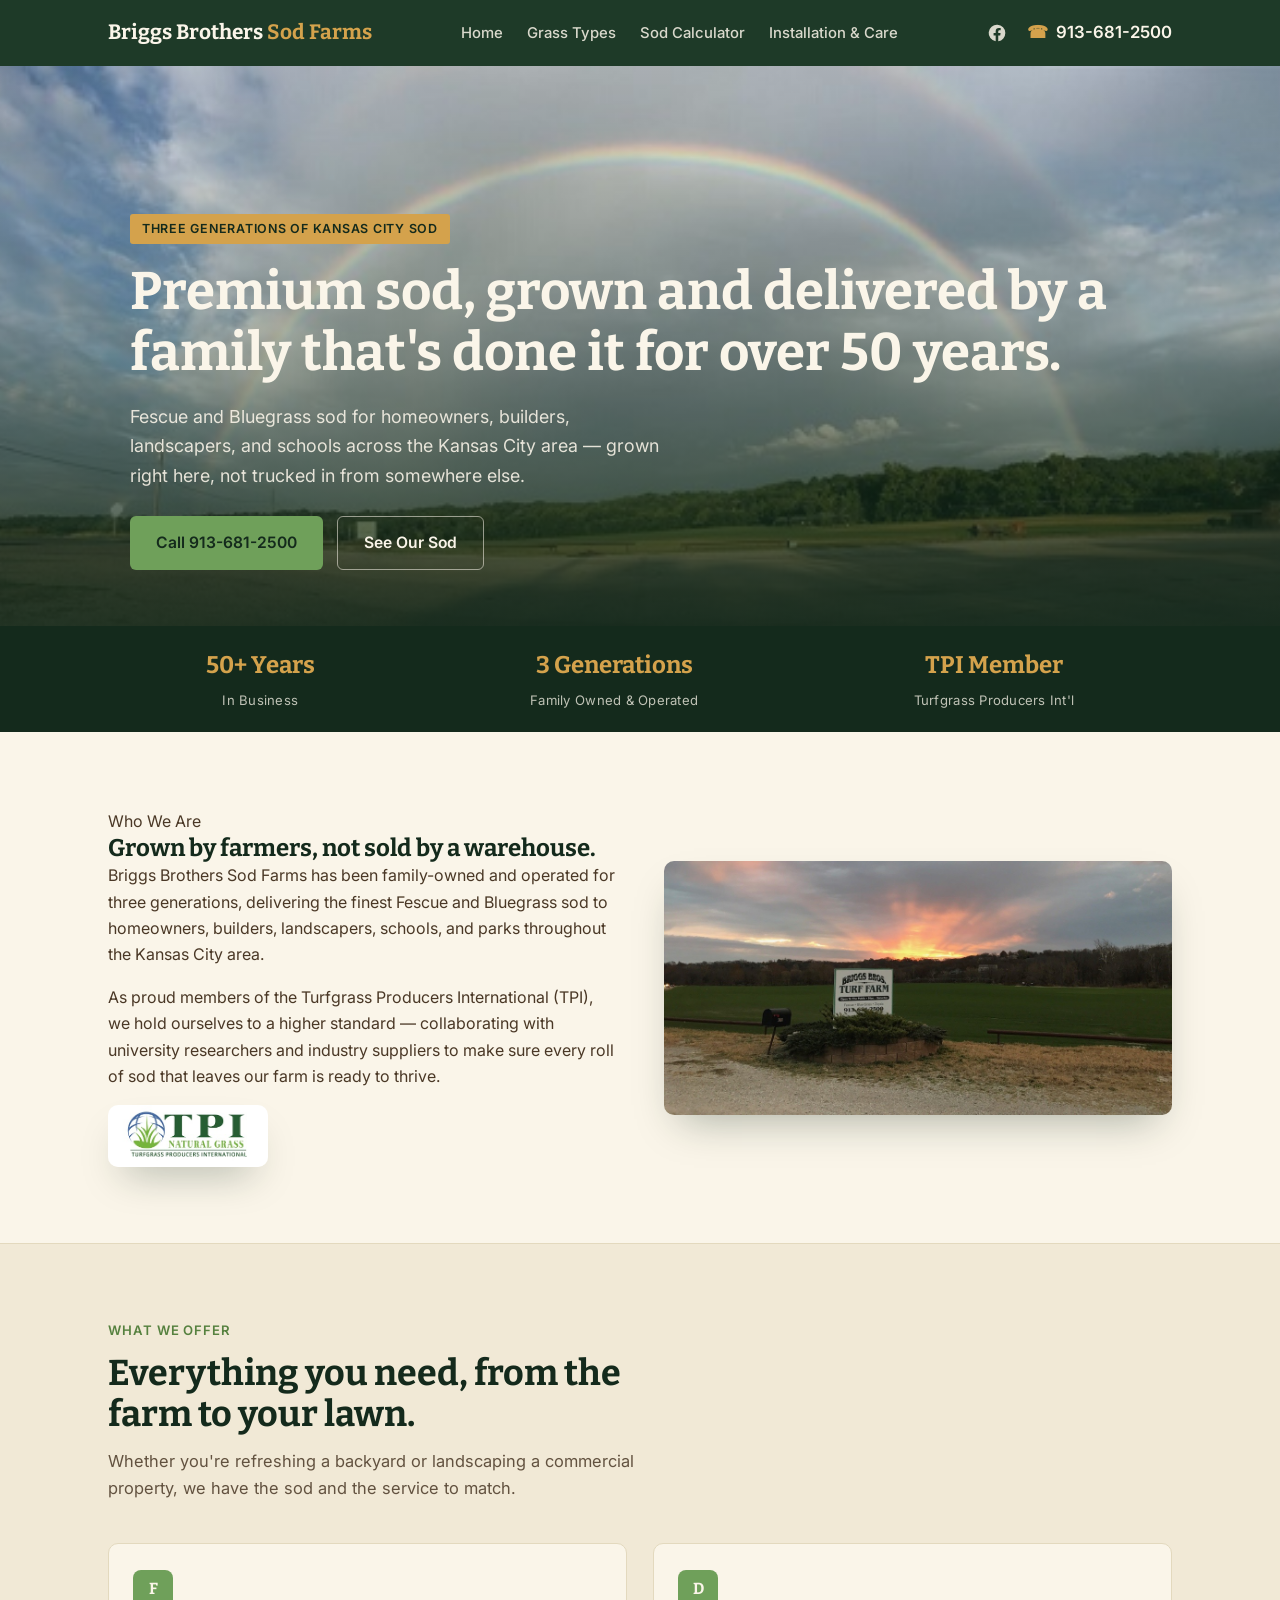
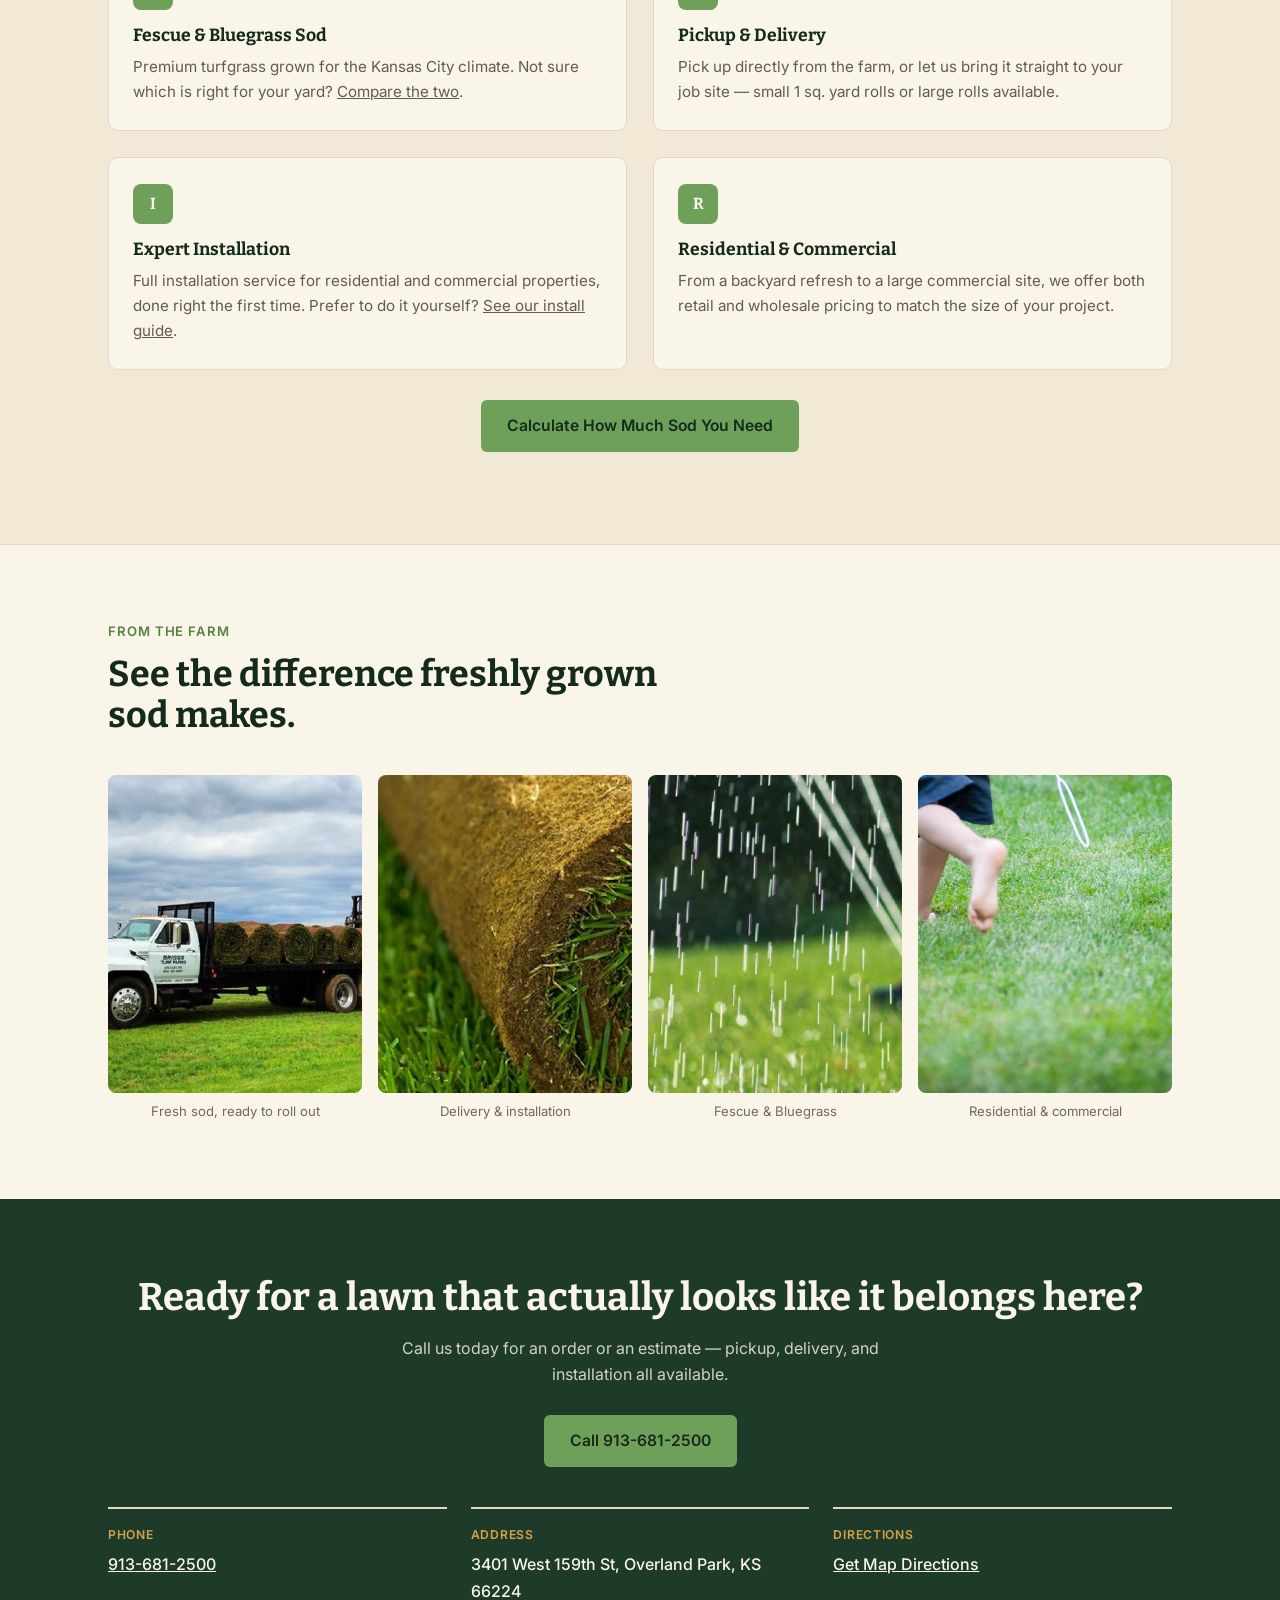
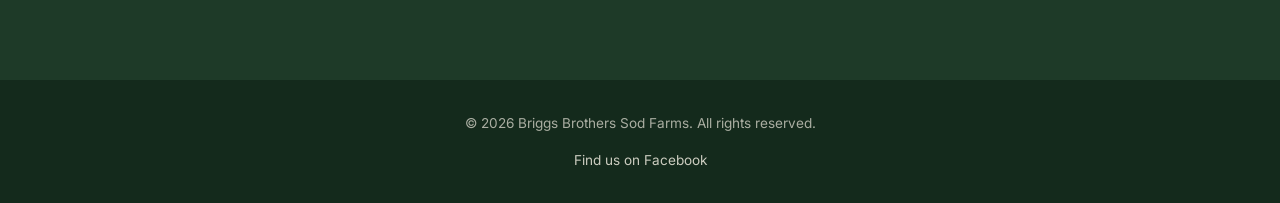
<file: index.html>
<!DOCTYPE html>
<html lang="en">
<head>
<meta charset="UTF-8">
<meta name="viewport" content="width=device-width, initial-scale=1.0">
<title>Briggs Brothers Sod Farms — Premium Fescue &amp; Bluegrass Sod in Kansas City</title>
<meta name="description" content="Family-owned for three generations, Briggs Brothers Sod Farms delivers premium Fescue and Bluegrass sod to the Kansas City area — pickup, delivery, and installation available.">
<link rel="stylesheet" href="style.css">
</head>
<body>

<header class="site-header">
  <div class="container">
    <a class="brand" href="index.html">Briggs Brothers <span>Sod Farms</span></a>
    <nav class="site-nav">
      <a href="index.html">Home</a>
      <a href="grass-types.html">Grass Types</a>
      <a href="calculator.html">Sod Calculator</a>
      <a href="installation-care.html">Installation &amp; Care</a>
    </nav>
    <div class="header-right">
      <a class="icon-link" href="https://www.facebook.com/briggsturffarm/" target="_blank" rel="noopener" aria-label="Briggs Brothers Sod Farms on Facebook">
        <svg width="20" height="20" viewBox="0 0 24 24" fill="currentColor"><path d="M22 12a10 10 0 1 0-11.6 9.9v-7H7.9V12h2.5V9.8c0-2.5 1.5-3.9 3.8-3.9 1.1 0 2.2.2 2.2.2v2.5h-1.3c-1.2 0-1.6.8-1.6 1.6V12h2.8l-.4 2.9h-2.4v7A10 10 0 0 0 22 12Z"/></svg>
      </a>
      <a class="header-phone" href="tel:9136812500">913-681-2500</a>
    </div>
  </div>
</header>

<section class="hero" style="background-image: url('images/briggs-brothers-sod-farm-rainbow-2020.jpg');">
  <div class="container hero-content">
    <span class="eyebrow">Three Generations of Kansas City Sod</span>
    <h1>Premium sod, grown and delivered by a family that's done it for over 50 years.</h1>
    <p class="lead">Fescue and Bluegrass sod for homeowners, builders, landscapers, and schools across the Kansas City area — grown right here, not trucked in from somewhere else.</p>
    <div class="btn-group">
      <a class="btn" href="tel:9136812500">Call 913-681-2500</a>
      <a class="btn btn--ghost" href="#products">See Our Sod</a>
    </div>
  </div>
</section>

<div class="trust-strip">
  <div class="container">
    <div class="trust-item"><strong>50+ Years</strong><span>In Business</span></div>
    <div class="trust-item"><strong>3 Generations</strong><span>Family Owned &amp; Operated</span></div>
    <div class="trust-item"><strong>TPI Member</strong><span>Turfgrass Producers Int'l</span></div>
  </div>
</div>

<section class="section" id="about">
  <div class="container about-grid">
    <div>
      <span class="eyebrow-text">Who We Are</span>
      <h2>Grown by farmers, not sold by a warehouse.</h2>
      <p>Briggs Brothers Sod Farms has been family-owned and operated for three generations, delivering the finest Fescue and Bluegrass sod to homeowners, builders, landscapers, schools, and parks throughout the Kansas City area.</p>
      <p>As proud members of the Turfgrass Producers International (TPI), we hold ourselves to a higher standard — collaborating with university researchers and industry suppliers to make sure every roll of sod that leaves our farm is ready to thrive.</p>
      <img src="images/TPI-briggsbrothers.jpg" alt="Turfgrass Producers International member badge" style="max-width: 160px; margin-top: 10px;">
    </div>
    <img src="images/sod-farm-morning.jpg" alt="Sunset over the Briggs Brothers Turf Farm sign">
  </div>
</section>

<section class="section section--alt" id="products">
  <div class="container">
    <div class="section-head">
      <span class="eyebrow-text">What We Offer</span>
      <h2>Everything you need, from the farm to your lawn.</h2>
      <p>Whether you're refreshing a backyard or landscaping a commercial property, we have the sod and the service to match.</p>
    </div>
    <div class="products">
      <div class="product-card">
        <div class="icon">F</div>
        <h3>Fescue &amp; Bluegrass Sod</h3>
        <p>Premium turfgrass grown for the Kansas City climate. Not sure which is right for your yard? <a href="grass-types.html">Compare the two</a>.</p>
      </div>
      <div class="product-card">
        <div class="icon">D</div>
        <h3>Pickup &amp; Delivery</h3>
        <p>Pick up directly from the farm, or let us bring it straight to your job site — small 1 sq. yard rolls or large rolls available.</p>
      </div>
      <div class="product-card">
        <div class="icon">I</div>
        <h3>Expert Installation</h3>
        <p>Full installation service for residential and commercial properties, done right the first time. Prefer to do it yourself? <a href="installation-care.html">See our install guide</a>.</p>
      </div>
      <div class="product-card">
        <div class="icon">R</div>
        <h3>Residential &amp; Commercial</h3>
        <p>From a backyard refresh to a large commercial site, we offer both retail and wholesale pricing to match the size of your project.</p>
      </div>
    </div>
    <p style="text-align:center; margin-top: 30px;"><a href="calculator.html" class="btn">Calculate How Much Sod You Need</a></p>
  </div>
</section>

<section class="section" id="gallery">
  <div class="container">
    <div class="section-head">
      <span class="eyebrow-text">From the Farm</span>
      <h2>See the difference freshly grown sod makes.</h2>
    </div>
    <div class="gallery">
      <figure>
        <img src="images/sod-farm-field-delivery.jpg" alt="Truck loaded with rolled sod, ready for delivery">
        <figcaption>Fresh sod, ready to roll out</figcaption>
      </figure>
      <figure>
        <img src="images/sodinstallationbriggsbrothers.jpg" alt="Sod installation in progress">
        <figcaption>Delivery &amp; installation</figcaption>
      </figure>
      <figure>
        <img src="images/wateringnewsodbriggsbrothers.jpg" alt="Watering freshly laid sod">
        <figcaption>Fescue &amp; Bluegrass</figcaption>
      </figure>
      <figure>
        <img src="images/briggsbrotherssodoverlandparkmoksop.jpg" alt="Child playing on a residential lawn with new sod">
        <figcaption>Residential &amp; commercial</figcaption>
      </figure>
    </div>
  </div>
</section>

<section class="section cta-section" id="contact">
  <div class="container">
    <h2>Ready for a lawn that actually looks like it belongs here?</h2>
    <p>Call us today for an order or an estimate — pickup, delivery, and installation all available.</p>
    <a class="btn" href="tel:9136812500">Call 913-681-2500</a>

    <div class="contact-grid">
      <div class="contact-card">
        <span class="label">Phone</span>
        <a href="tel:9136812500">913-681-2500</a>
      </div>
      <div class="contact-card">
        <span class="label">Address</span>
        <span>3401 West 159th St, Overland Park, KS 66224</span>
      </div>
      <div class="contact-card">
        <span class="label">Directions</span>
        <a href="https://www.google.com/maps/place/3401+West+159th+Street,+Overland+Park,+KS+66224/@38.8395964,-94.6272718,17z" target="_blank" rel="noopener">Get Map Directions</a>
      </div>
    </div>
  </div>
</section>

<footer class="site-footer">
  <div class="container">
    &copy; 2026 Briggs Brothers Sod Farms. All rights reserved.
    <div class="footer-social">
      <a href="https://www.facebook.com/briggsturffarm/" target="_blank" rel="noopener">Find us on Facebook</a>
    </div>
  </div>
</footer>

</body>
</html>
</file>
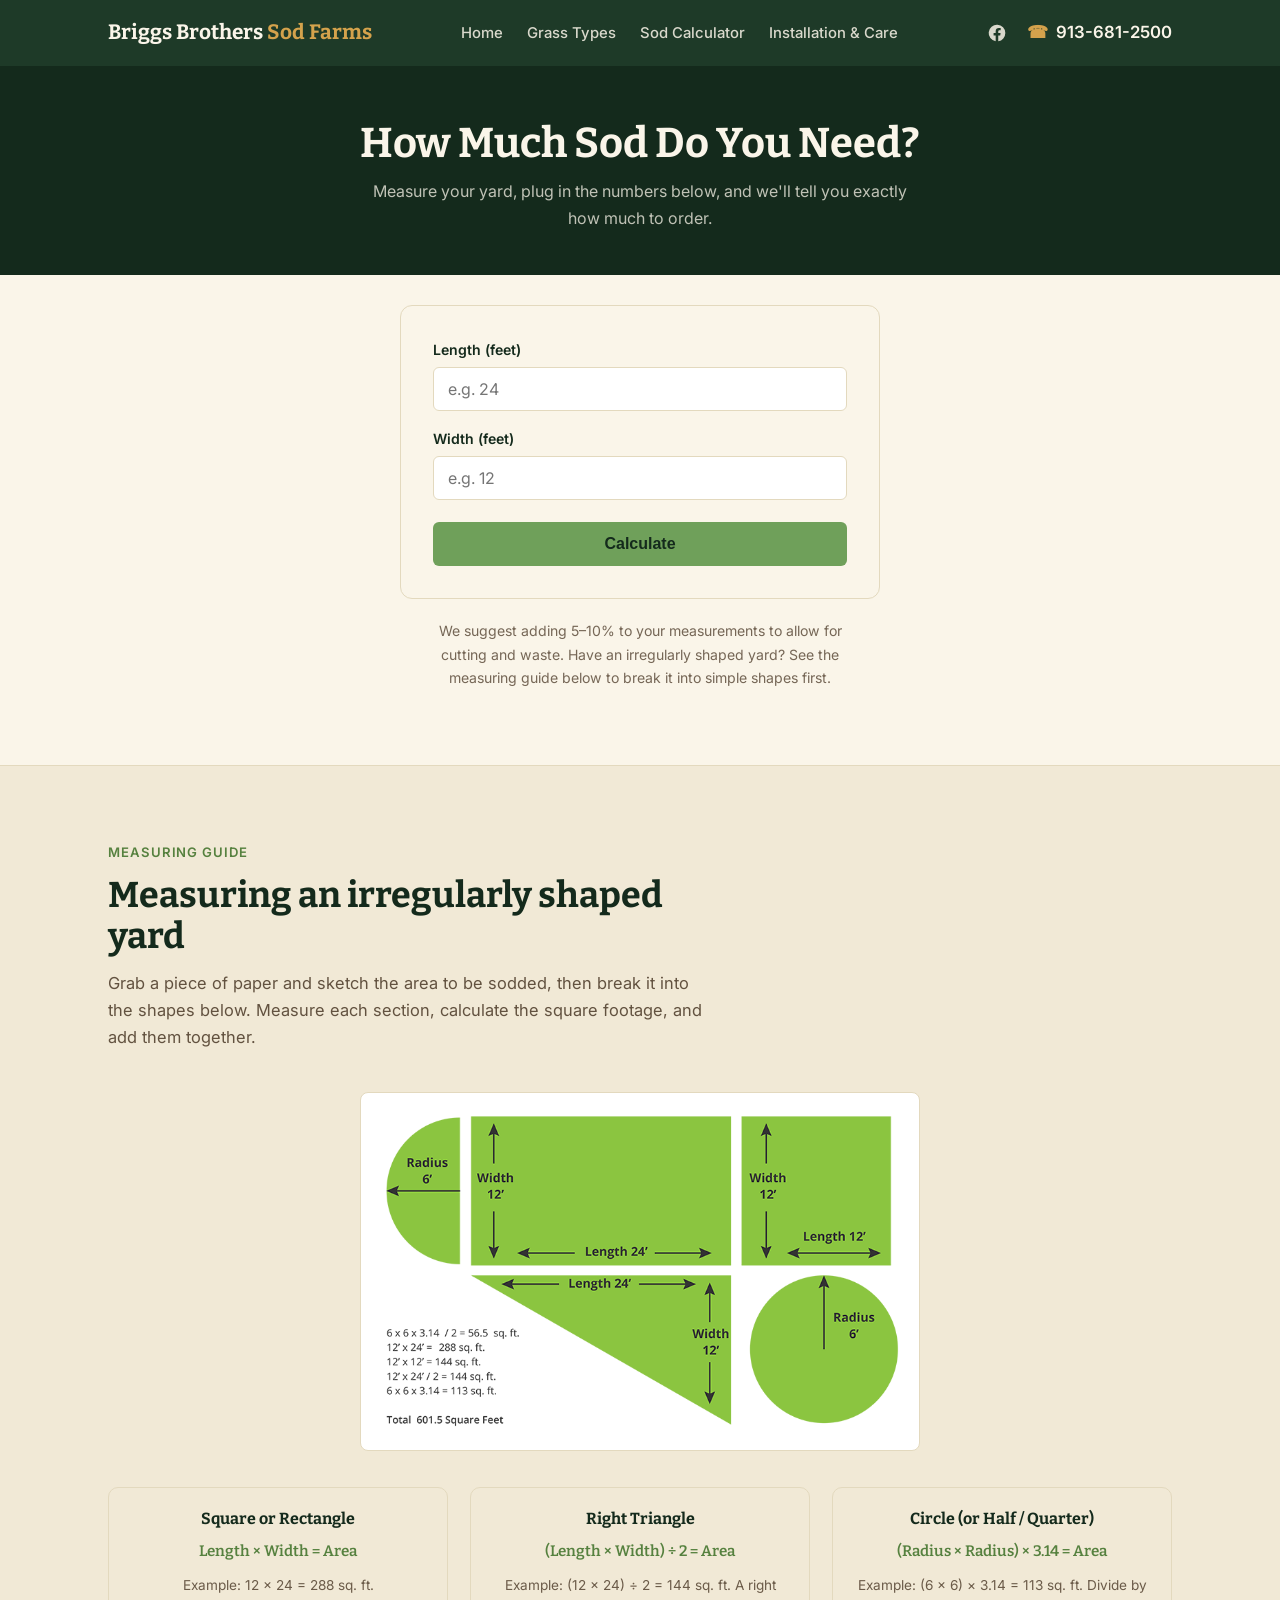
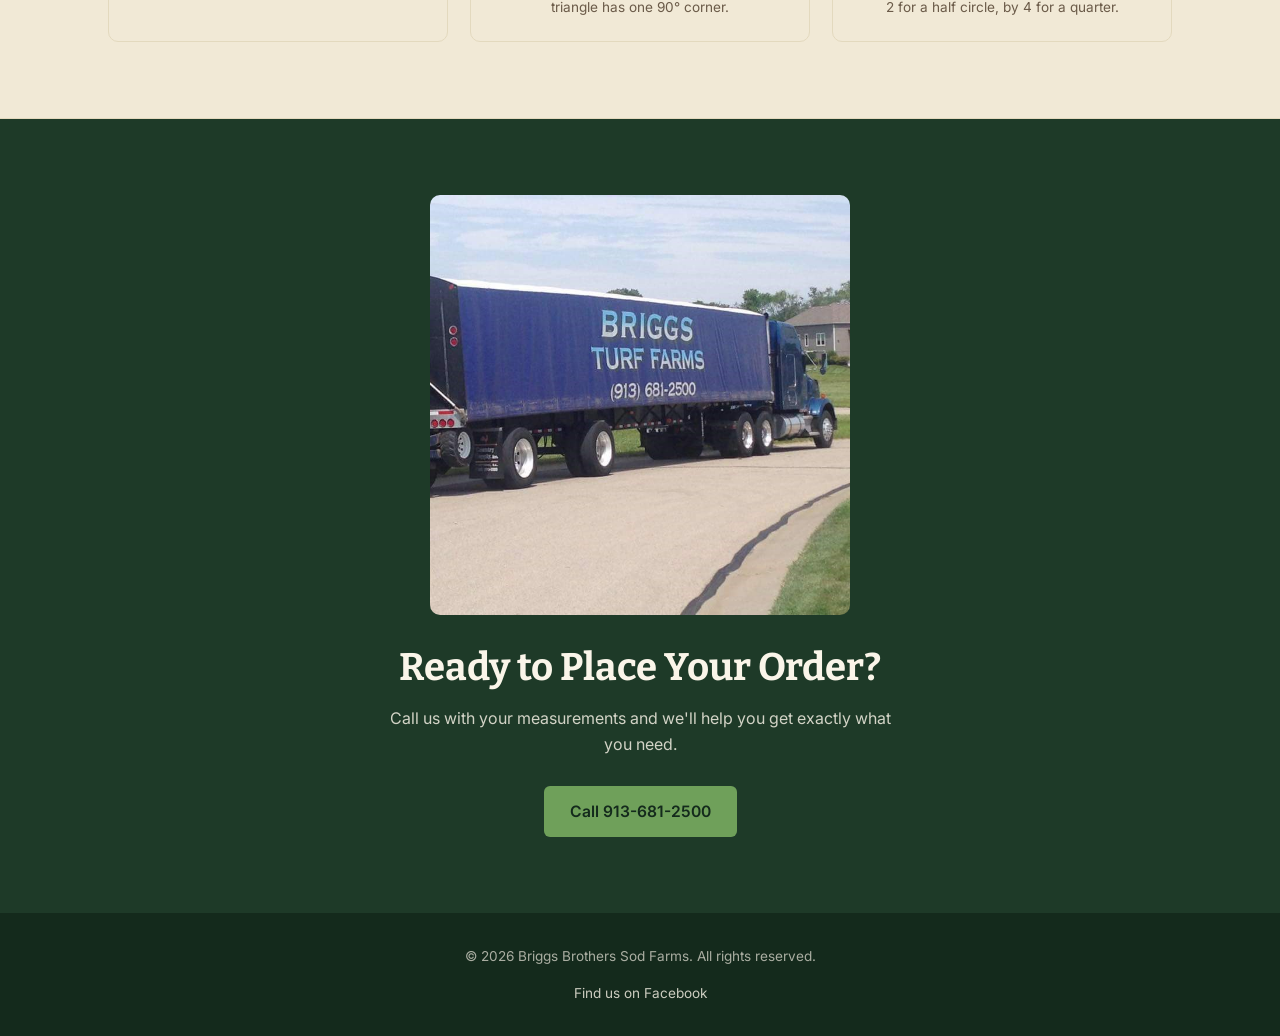
<file: calculator.html>
<!DOCTYPE html>
<html lang="en">
<head>
<meta charset="UTF-8">
<meta name="viewport" content="width=device-width, initial-scale=1.0">
<title>Sod Calculator &amp; Measuring Guide — Briggs Brothers Sod Farms</title>
<meta name="description" content="Figure out exactly how much sod you need. Use our calculator or follow our step-by-step measuring guide for irregular yard shapes.">
<link rel="stylesheet" href="style.css">
</head>
<body>

<header class="site-header">
  <div class="container">
    <a class="brand" href="index.html">Briggs Brothers <span>Sod Farms</span></a>
    <nav class="site-nav">
      <a href="index.html">Home</a>
      <a href="grass-types.html">Grass Types</a>
      <a href="calculator.html">Sod Calculator</a>
      <a href="installation-care.html">Installation &amp; Care</a>
    </nav>
    <div class="header-right">
      <a class="icon-link" href="https://www.facebook.com/briggsturffarm/" target="_blank" rel="noopener" aria-label="Briggs Brothers Sod Farms on Facebook">
        <svg width="20" height="20" viewBox="0 0 24 24" fill="currentColor"><path d="M22 12a10 10 0 1 0-11.6 9.9v-7H7.9V12h2.5V9.8c0-2.5 1.5-3.9 3.8-3.9 1.1 0 2.2.2 2.2.2v2.5h-1.3c-1.2 0-1.6.8-1.6 1.6V12h2.8l-.4 2.9h-2.4v7A10 10 0 0 0 22 12Z"/></svg>
      </a>
      <a class="header-phone" href="tel:9136812500">913-681-2500</a>
    </div>
  </div>
</header>

<div class="page-banner">
  <div class="container">
    <h1>How Much Sod Do You Need?</h1>
    <p>Measure your yard, plug in the numbers below, and we'll tell you exactly how much to order.</p>
  </div>
</div>

<section class="section">
  <div class="container">
    <div class="calculator-box">
      <div class="calc-field">
        <label for="length">Length (feet)</label>
        <input type="number" id="length" min="0" step="0.1" placeholder="e.g. 24">
      </div>
      <div class="calc-field">
        <label for="width">Width (feet)</label>
        <input type="number" id="width" min="0" step="0.1" placeholder="e.g. 12">
      </div>
      <button class="calc-btn" onclick="calculateSod()">Calculate</button>

      <div class="calc-results" id="results">
        <div class="result-row"><span>Square Feet:</span> <strong id="sqft">—</strong></div>
        <div class="result-row"><span>Square Yards:</span> <strong id="sqyd">—</strong></div>
        <div class="result-row"><span>Suggested Order (+10% for waste):</span> <strong id="suggested">—</strong></div>
      </div>
    </div>
    <p class="calc-note">We suggest adding 5–10% to your measurements to allow for cutting and waste. Have an irregularly shaped yard? See the measuring guide below to break it into simple shapes first.</p>
  </div>
</section>

<section class="section section--alt">
  <div class="container">
    <div class="section-head">
      <span class="eyebrow-text">Measuring Guide</span>
      <h2>Measuring an irregularly shaped yard</h2>
      <p>Grab a piece of paper and sketch the area to be sodded, then break it into the shapes below. Measure each section, calculate the square footage, and add them together.</p>
    </div>

    <img src="images/clip_image001.png" alt="Diagram showing how to break a yard into square, triangle, and circle shapes for measuring" style="max-width: 560px; width: 100%; display: block; margin: 0 auto 36px; border-radius: 8px; background: #fff; padding: 16px; border: 1px solid var(--line);">

    <div class="shapes-grid">
      <div class="shape-card">
        <h3>Square or Rectangle</h3>
        <div class="formula">Length &times; Width = Area</div>
        <p>Example: 12 &times; 24 = 288 sq. ft.</p>
      </div>
      <div class="shape-card">
        <h3>Right Triangle</h3>
        <div class="formula">(Length &times; Width) &divide; 2 = Area</div>
        <p>Example: (12 &times; 24) &divide; 2 = 144 sq. ft. A right triangle has one 90&deg; corner.</p>
      </div>
      <div class="shape-card">
        <h3>Circle (or Half / Quarter)</h3>
        <div class="formula">(Radius &times; Radius) &times; 3.14 = Area</div>
        <p>Example: (6 &times; 6) &times; 3.14 = 113 sq. ft. Divide by 2 for a half circle, by 4 for a quarter.</p>
      </div>
    </div>
  </div>
</section>

<section class="section cta-section" id="contact">
  <div class="container">
    <img src="images/b8.jpg" alt="Briggs Turf Farms delivery truck" style="max-width: 420px; width: 100%; border-radius: 10px; margin: 0 auto 30px;">
    <h2>Ready to Place Your Order?</h2>
    <p>Call us with your measurements and we'll help you get exactly what you need.</p>
    <a class="btn" href="tel:9136812500">Call 913-681-2500</a>
  </div>
</section>

<footer class="site-footer">
  <div class="container">
    &copy; 2026 Briggs Brothers Sod Farms. All rights reserved.
    <div class="footer-social">
      <a href="https://www.facebook.com/briggsturffarm/" target="_blank" rel="noopener">Find us on Facebook</a>
    </div>
  </div>
</footer>

<script>
function calculateSod() {
  var length = parseFloat(document.getElementById('length').value);
  var width = parseFloat(document.getElementById('width').value);

  if (isNaN(length) || isNaN(width) || length <= 0 || width <= 0) {
    alert('Please enter a valid length and width.');
    return;
  }

  var sqft = length * width;
  var sqyd = sqft / 9;
  var suggested = sqft * 1.10;

  document.getElementById('sqft').textContent = sqft.toFixed(1) + ' sq. ft.';
  document.getElementById('sqyd').textContent = sqyd.toFixed(1) + ' sq. yd.';
  document.getElementById('suggested').textContent = suggested.toFixed(1) + ' sq. ft.';
  document.getElementById('results').classList.add('show');
}
</script>

</body>
</html>
</file>
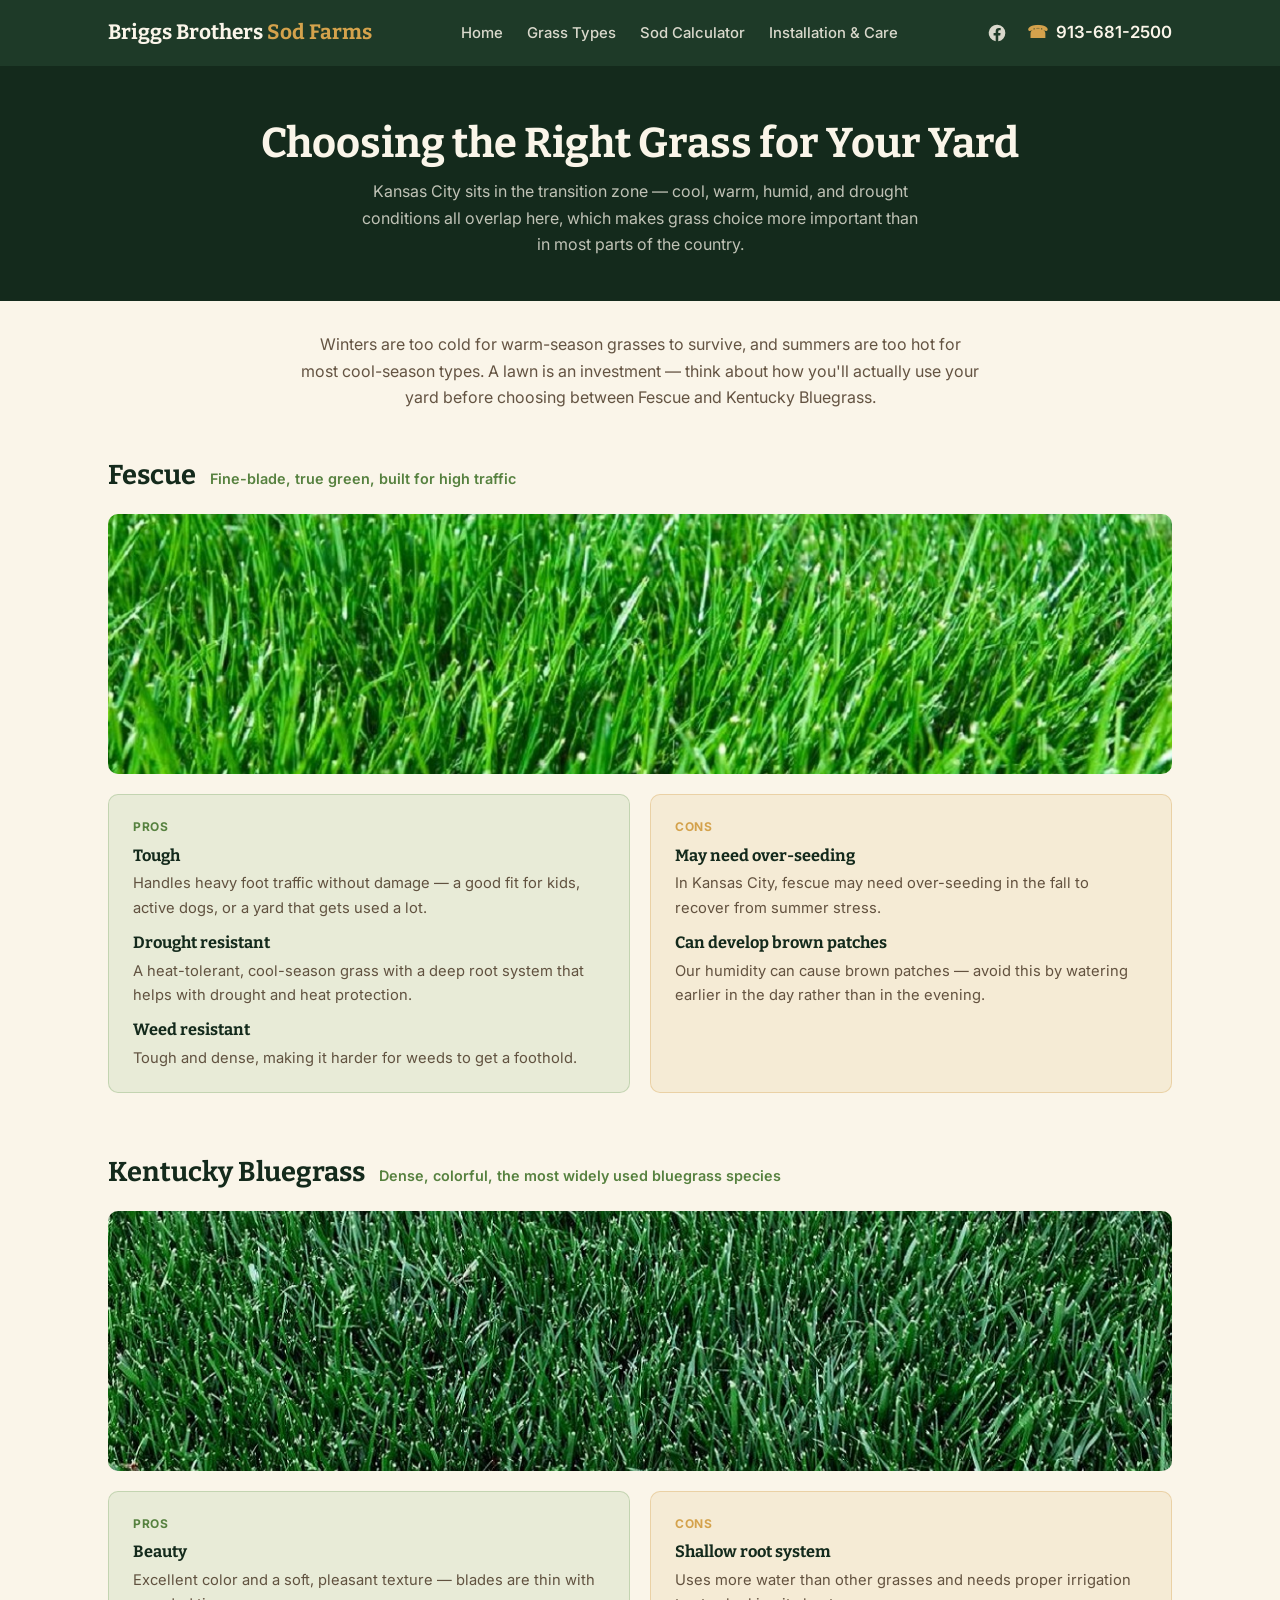
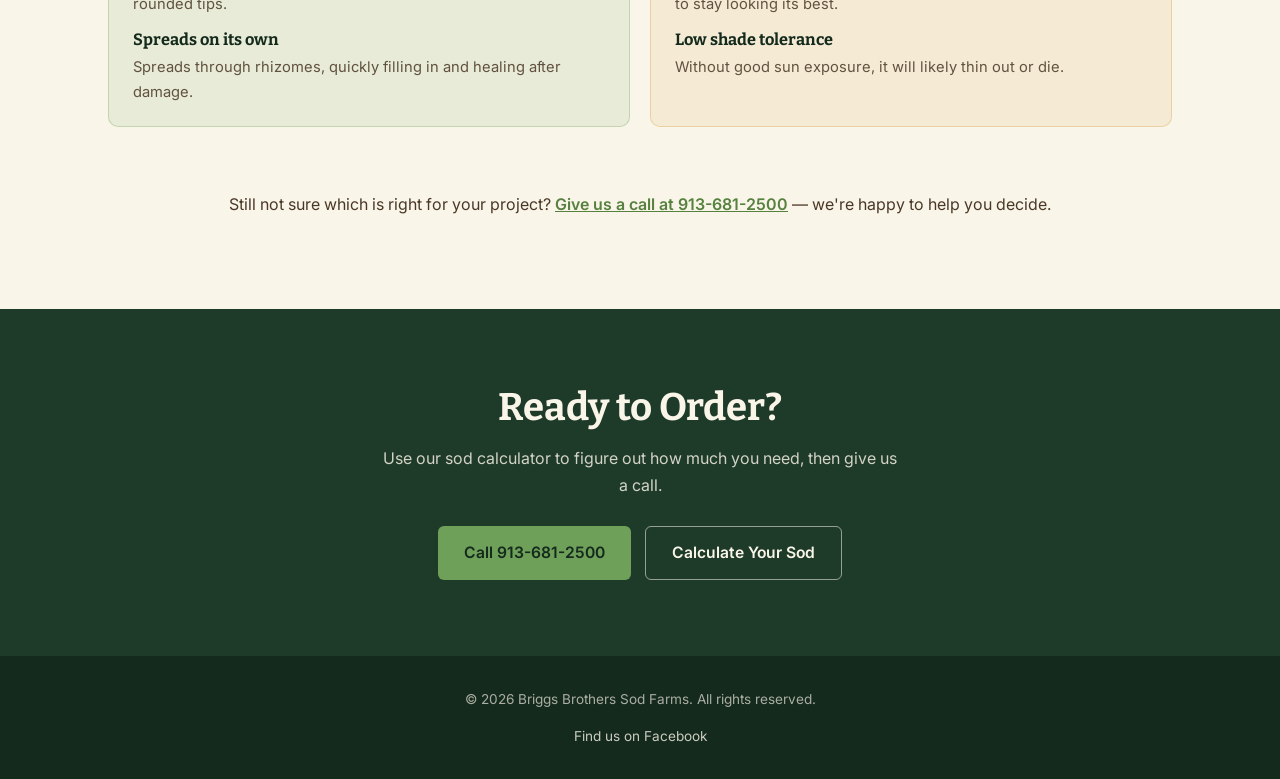
<file: grass-types.html>
<!DOCTYPE html>
<html lang="en">
<head>
<meta charset="UTF-8">
<meta name="viewport" content="width=device-width, initial-scale=1.0">
<title>Fescue vs. Kentucky Bluegrass — Briggs Brothers Sod Farms</title>
<meta name="description" content="Compare Fescue and Kentucky Bluegrass sod for Kansas City lawns — pros, cons, and which is right for your yard.">
<link rel="stylesheet" href="style.css">
</head>
<body>

<header class="site-header">
  <div class="container">
    <a class="brand" href="index.html">Briggs Brothers <span>Sod Farms</span></a>
    <nav class="site-nav">
      <a href="index.html">Home</a>
      <a href="grass-types.html">Grass Types</a>
      <a href="calculator.html">Sod Calculator</a>
      <a href="installation-care.html">Installation &amp; Care</a>
    </nav>
    <div class="header-right">
      <a class="icon-link" href="https://www.facebook.com/briggsturffarm/" target="_blank" rel="noopener" aria-label="Briggs Brothers Sod Farms on Facebook">
        <svg width="20" height="20" viewBox="0 0 24 24" fill="currentColor"><path d="M22 12a10 10 0 1 0-11.6 9.9v-7H7.9V12h2.5V9.8c0-2.5 1.5-3.9 3.8-3.9 1.1 0 2.2.2 2.2.2v2.5h-1.3c-1.2 0-1.6.8-1.6 1.6V12h2.8l-.4 2.9h-2.4v7A10 10 0 0 0 22 12Z"/></svg>
      </a>
      <a class="header-phone" href="tel:9136812500">913-681-2500</a>
    </div>
  </div>
</header>

<div class="page-banner">
  <div class="container">
    <h1>Choosing the Right Grass for Your Yard</h1>
    <p>Kansas City sits in the transition zone — cool, warm, humid, and drought conditions all overlap here, which makes grass choice more important than in most parts of the country.</p>
  </div>
</div>

<section class="section">
  <div class="container">
    <p style="max-width: 68ch; margin: 0 auto 50px; text-align: center; opacity: 0.85;">Winters are too cold for warm-season grasses to survive, and summers are too hot for most cool-season types. A lawn is an investment — think about how you'll actually use your yard before choosing between Fescue and Kentucky Bluegrass.</p>

    <div class="grass-block">
      <div class="grass-block-head">
        <h2>Fescue</h2>
        <span>Fine-blade, true green, built for high traffic</span>
      </div>
      <img class="grass-photo" src="images/kentucky-bluegrass-kansascity-mo-briggs-brothers-sod-farms.JPG" alt="Fescue grass close-up">
      <div class="pro-con-grid">
        <div class="pro-con-card pro">
          <span class="tag">Pros</span>
          <h3>Tough</h3>
          <p>Handles heavy foot traffic without damage — a good fit for kids, active dogs, or a yard that gets used a lot.</p>
          <h3>Drought resistant</h3>
          <p>A heat-tolerant, cool-season grass with a deep root system that helps with drought and heat protection.</p>
          <h3>Weed resistant</h3>
          <p>Tough and dense, making it harder for weeds to get a foothold.</p>
        </div>
        <div class="pro-con-card con">
          <span class="tag">Cons</span>
          <h3>May need over-seeding</h3>
          <p>In Kansas City, fescue may need over-seeding in the fall to recover from summer stress.</p>
          <h3>Can develop brown patches</h3>
          <p>Our humidity can cause brown patches — avoid this by watering earlier in the day rather than in the evening.</p>
        </div>
      </div>
    </div>

    <div class="grass-block">
      <div class="grass-block-head">
        <h2>Kentucky Bluegrass</h2>
        <span>Dense, colorful, the most widely used bluegrass species</span>
      </div>
      <img class="grass-photo" src="images/fescue-briggs-brothers-sod-farms.JPG" alt="Kentucky Bluegrass close-up">
      <div class="pro-con-grid">
        <div class="pro-con-card pro">
          <span class="tag">Pros</span>
          <h3>Beauty</h3>
          <p>Excellent color and a soft, pleasant texture — blades are thin with rounded tips.</p>
          <h3>Spreads on its own</h3>
          <p>Spreads through rhizomes, quickly filling in and healing after damage.</p>
        </div>
        <div class="pro-con-card con">
          <span class="tag">Cons</span>
          <h3>Shallow root system</h3>
          <p>Uses more water than other grasses and needs proper irrigation to stay looking its best.</p>
          <h3>Low shade tolerance</h3>
          <p>Without good sun exposure, it will likely thin out or die.</p>
        </div>
      </div>
    </div>

    <p style="text-align:center; margin-top: 10px;">Still not sure which is right for your project? <a href="tel:9136812500" style="color: var(--meadow-deep); font-weight: 600;">Give us a call at 913-681-2500</a> — we're happy to help you decide.</p>
  </div>
</section>

<section class="section cta-section" id="contact">
  <div class="container">
    <h2>Ready to Order?</h2>
    <p>Use our sod calculator to figure out how much you need, then give us a call.</p>
    <div class="btn-group">
      <a class="btn" href="tel:9136812500">Call 913-681-2500</a>
      <a class="btn btn--ghost" href="calculator.html">Calculate Your Sod</a>
    </div>
  </div>
</section>

<footer class="site-footer">
  <div class="container">
    &copy; 2026 Briggs Brothers Sod Farms. All rights reserved.
    <div class="footer-social">
      <a href="https://www.facebook.com/briggsturffarm/" target="_blank" rel="noopener">Find us on Facebook</a>
    </div>
  </div>
</footer>

</body>
</html>
</file>
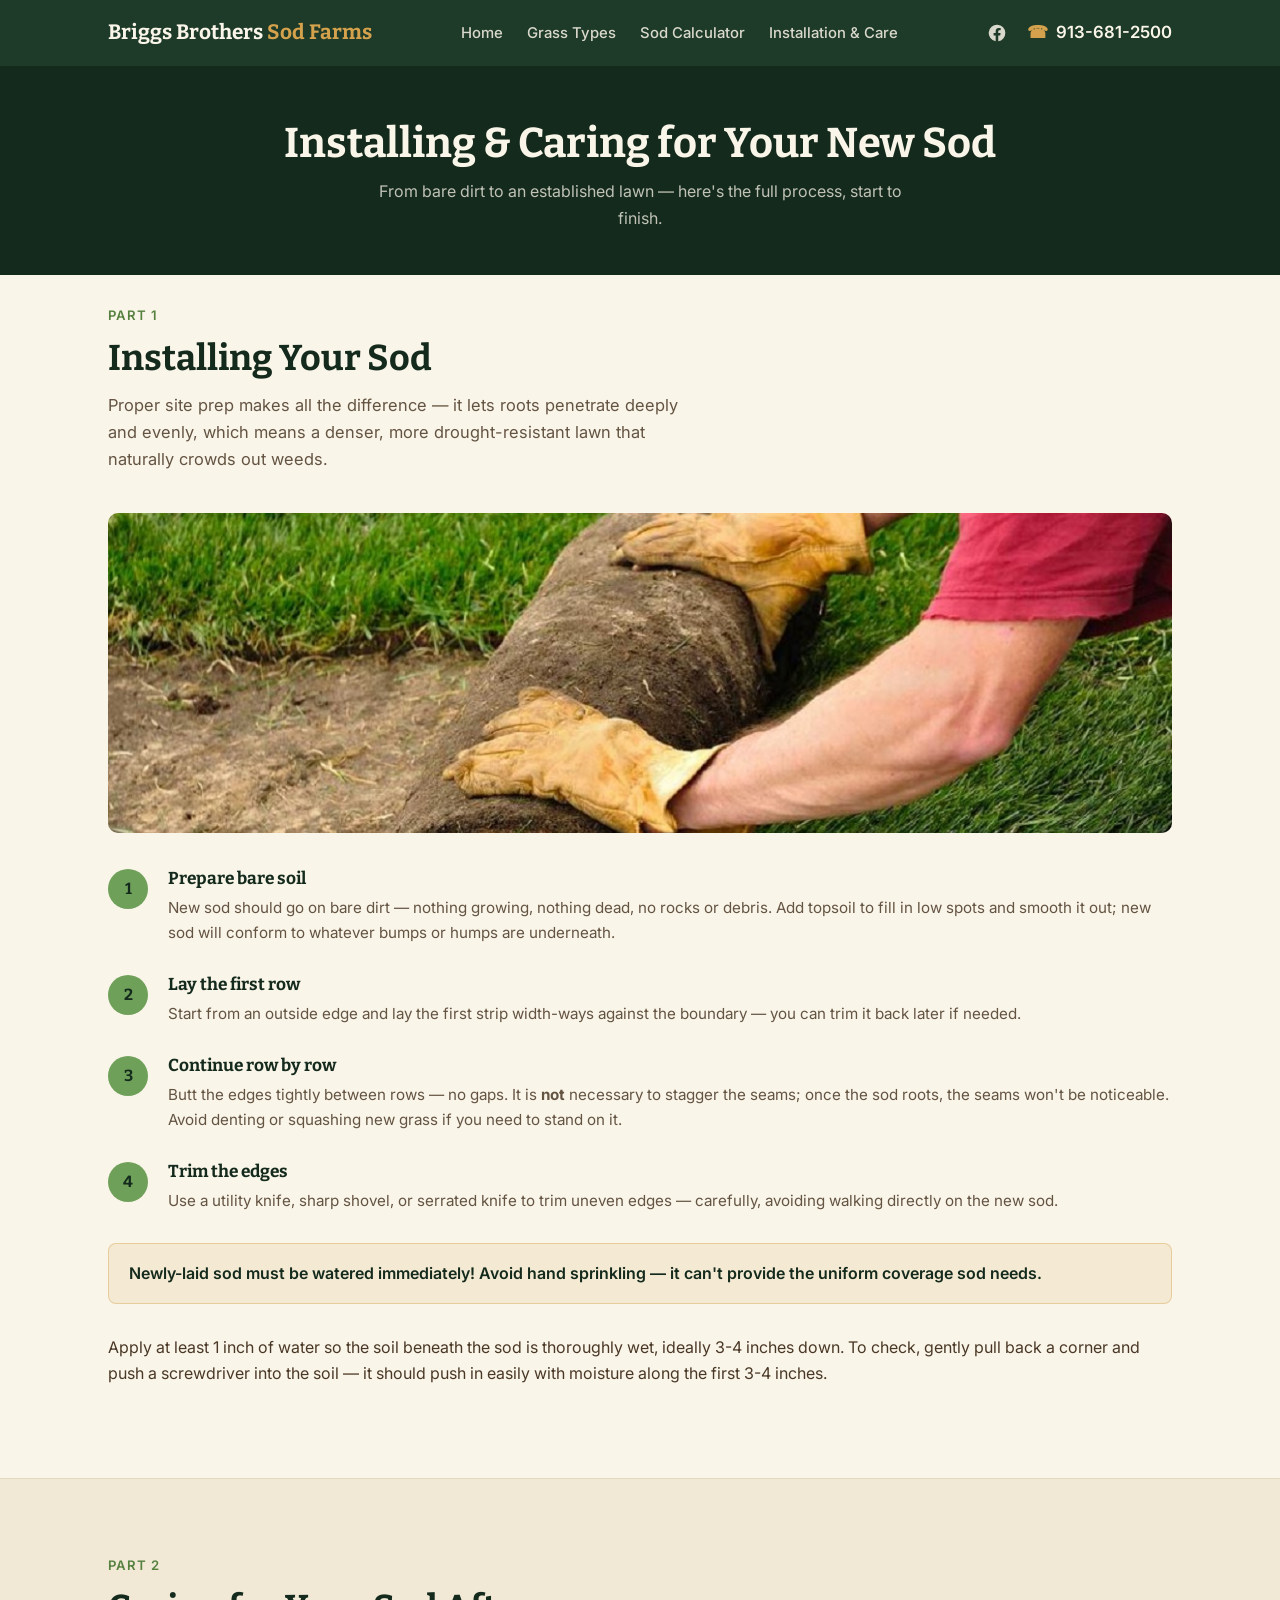
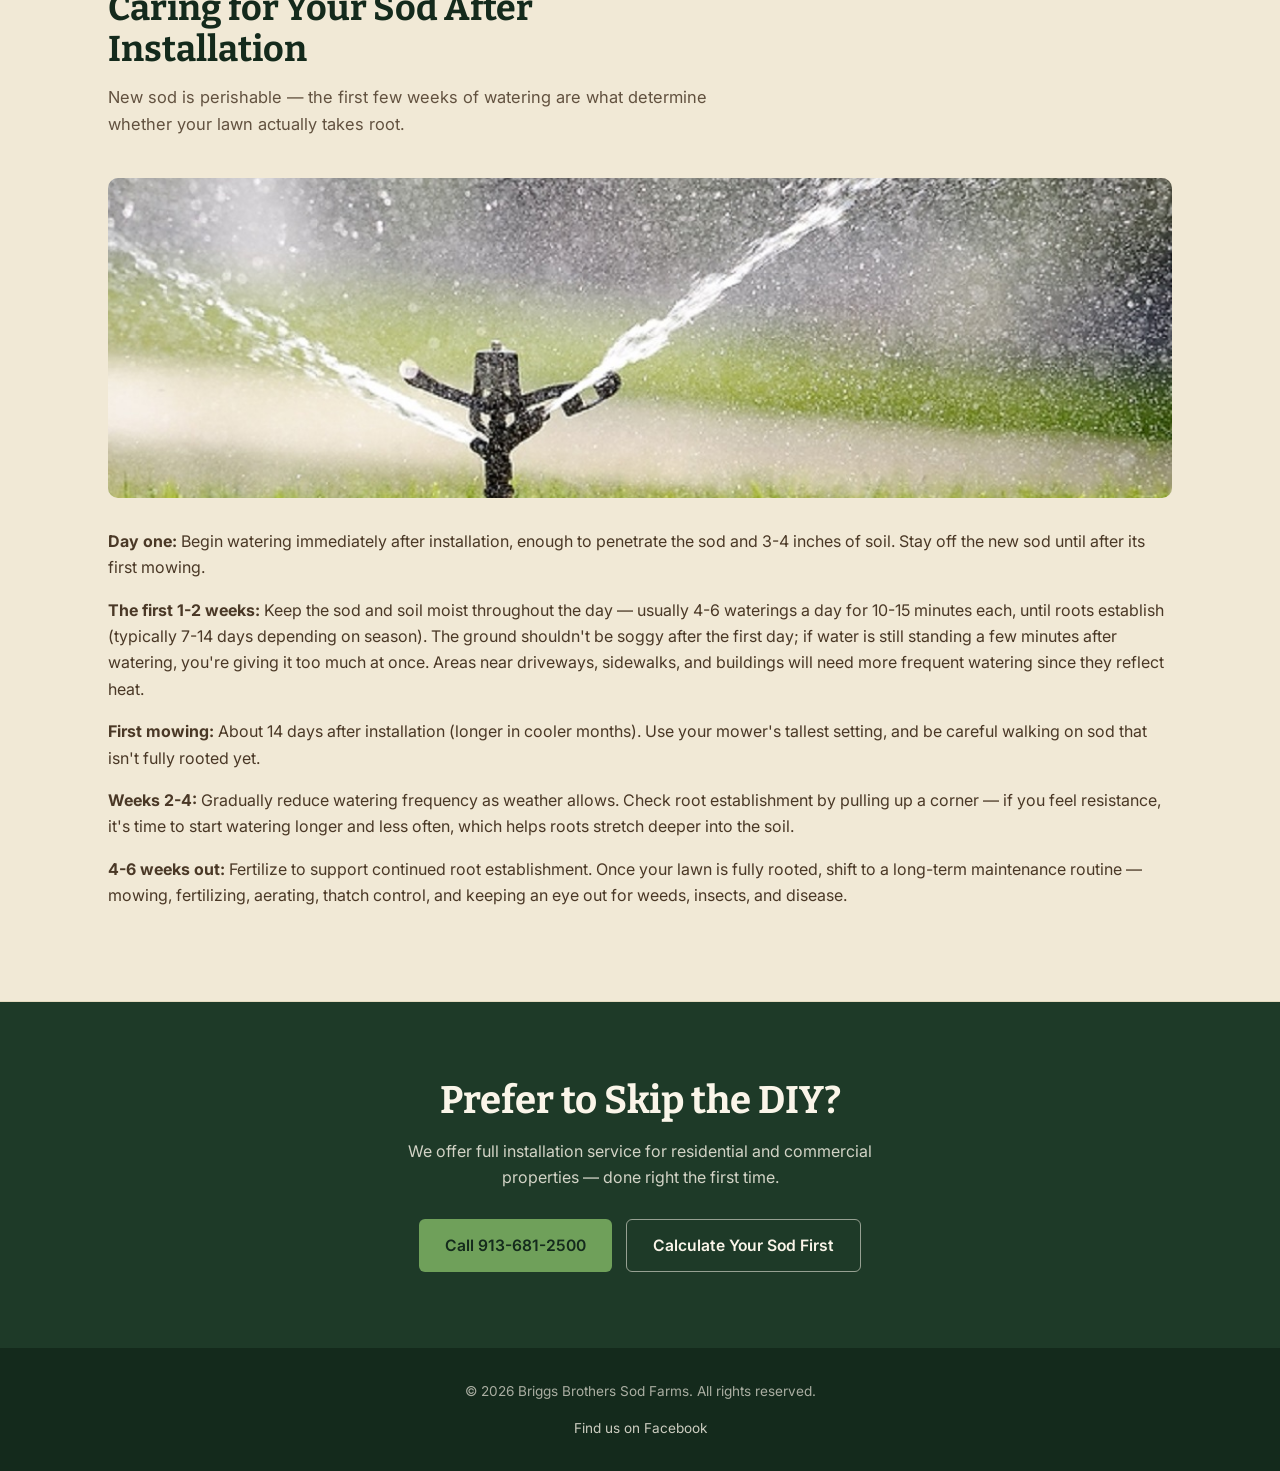
<file: installation-care.html>
<!DOCTYPE html>
<html lang="en">
<head>
<meta charset="UTF-8">
<meta name="viewport" content="width=device-width, initial-scale=1.0">
<title>Sod Installation &amp; Care Guide — Briggs Brothers Sod Farms</title>
<meta name="description" content="Step-by-step guide to installing your own sod and caring for it afterward — watering, mowing, and fertilizing schedule for a healthy Kansas City lawn.">
<link rel="stylesheet" href="style.css">
</head>
<body>

<header class="site-header">
  <div class="container">
    <a class="brand" href="index.html">Briggs Brothers <span>Sod Farms</span></a>
    <nav class="site-nav">
      <a href="index.html">Home</a>
      <a href="grass-types.html">Grass Types</a>
      <a href="calculator.html">Sod Calculator</a>
      <a href="installation-care.html">Installation &amp; Care</a>
    </nav>
    <div class="header-right">
      <a class="icon-link" href="https://www.facebook.com/briggsturffarm/" target="_blank" rel="noopener" aria-label="Briggs Brothers Sod Farms on Facebook">
        <svg width="20" height="20" viewBox="0 0 24 24" fill="currentColor"><path d="M22 12a10 10 0 1 0-11.6 9.9v-7H7.9V12h2.5V9.8c0-2.5 1.5-3.9 3.8-3.9 1.1 0 2.2.2 2.2.2v2.5h-1.3c-1.2 0-1.6.8-1.6 1.6V12h2.8l-.4 2.9h-2.4v7A10 10 0 0 0 22 12Z"/></svg>
      </a>
      <a class="header-phone" href="tel:9136812500">913-681-2500</a>
    </div>
  </div>
</header>

<div class="page-banner">
  <div class="container">
    <h1>Installing &amp; Caring for Your New Sod</h1>
    <p>From bare dirt to an established lawn — here's the full process, start to finish.</p>
  </div>
</div>

<section class="section">
  <div class="container">
    <div class="section-head">
      <span class="eyebrow-text">Part 1</span>
      <h2>Installing Your Sod</h2>
      <p>Proper site prep makes all the difference — it lets roots penetrate deeply and evenly, which means a denser, more drought-resistant lawn that naturally crowds out weeds.</p>
    </div>

    <img src="images/install-roll-sod-overlandpark-ks.JPG" alt="Hands laying a roll of sod" style="width:100%; max-height:320px; object-fit:cover; border-radius:10px; margin-bottom:36px;">

    <div class="steps-list">
      <div class="step-item">
        <div class="num">1</div>
        <div>
          <h3>Prepare bare soil</h3>
          <p>New sod should go on bare dirt — nothing growing, nothing dead, no rocks or debris. Add topsoil to fill in low spots and smooth it out; new sod will conform to whatever bumps or humps are underneath.</p>
        </div>
      </div>
      <div class="step-item">
        <div class="num">2</div>
        <div>
          <h3>Lay the first row</h3>
          <p>Start from an outside edge and lay the first strip width-ways against the boundary — you can trim it back later if needed.</p>
        </div>
      </div>
      <div class="step-item">
        <div class="num">3</div>
        <div>
          <h3>Continue row by row</h3>
          <p>Butt the edges tightly between rows — no gaps. It is <strong>not</strong> necessary to stagger the seams; once the sod roots, the seams won't be noticeable. Avoid denting or squashing new grass if you need to stand on it.</p>
        </div>
      </div>
      <div class="step-item">
        <div class="num">4</div>
        <div>
          <h3>Trim the edges</h3>
          <p>Use a utility knife, sharp shovel, or serrated knife to trim uneven edges — carefully, avoiding walking directly on the new sod.</p>
        </div>
      </div>
    </div>

    <div class="callout">Newly-laid sod must be watered immediately! Avoid hand sprinkling — it can't provide the uniform coverage sod needs.</div>

    <p>Apply at least 1 inch of water so the soil beneath the sod is thoroughly wet, ideally 3-4 inches down. To check, gently pull back a corner and push a screwdriver into the soil — it should push in easily with moisture along the first 3-4 inches.</p>
  </div>
</section>

<section class="section section--alt">
  <div class="container">
    <div class="section-head">
      <span class="eyebrow-text">Part 2</span>
      <h2>Caring for Your Sod After Installation</h2>
      <p>New sod is perishable — the first few weeks of watering are what determine whether your lawn actually takes root.</p>
    </div>

    <img src="images/SprinklerBest.jpg" alt="Sprinkler watering a newly established lawn" style="width:100%; max-height:320px; object-fit:cover; border-radius:10px; margin-bottom:30px;">

    <p><strong>Day one:</strong> Begin watering immediately after installation, enough to penetrate the sod and 3-4 inches of soil. Stay off the new sod until after its first mowing.</p>

    <p><strong>The first 1-2 weeks:</strong> Keep the sod and soil moist throughout the day — usually 4-6 waterings a day for 10-15 minutes each, until roots establish (typically 7-14 days depending on season). The ground shouldn't be soggy after the first day; if water is still standing a few minutes after watering, you're giving it too much at once. Areas near driveways, sidewalks, and buildings will need more frequent watering since they reflect heat.</p>

    <p><strong>First mowing:</strong> About 14 days after installation (longer in cooler months). Use your mower's tallest setting, and be careful walking on sod that isn't fully rooted yet.</p>

    <p><strong>Weeks 2-4:</strong> Gradually reduce watering frequency as weather allows. Check root establishment by pulling up a corner — if you feel resistance, it's time to start watering longer and less often, which helps roots stretch deeper into the soil.</p>

    <p><strong>4-6 weeks out:</strong> Fertilize to support continued root establishment. Once your lawn is fully rooted, shift to a long-term maintenance routine — mowing, fertilizing, aerating, thatch control, and keeping an eye out for weeds, insects, and disease.</p>
  </div>
</section>

<section class="section cta-section" id="contact">
  <div class="container">
    <h2>Prefer to Skip the DIY?</h2>
    <p>We offer full installation service for residential and commercial properties — done right the first time.</p>
    <div class="btn-group">
      <a class="btn" href="tel:9136812500">Call 913-681-2500</a>
      <a class="btn btn--ghost" href="calculator.html">Calculate Your Sod First</a>
    </div>
  </div>
</section>

<footer class="site-footer">
  <div class="container">
    &copy; 2026 Briggs Brothers Sod Farms. All rights reserved.
    <div class="footer-social">
      <a href="https://www.facebook.com/briggsturffarm/" target="_blank" rel="noopener">Find us on Facebook</a>
    </div>
  </div>
</footer>

</body>
</html>
</file>
<file: style.css>
@import url('https://fonts.googleapis.com/css2?family=Bitter:wght@500;600;700&family=Inter:wght@400;500;600&display=swap');

:root {
  --forest: #1E3A28;
  --forest-deep: #142A1C;
  --meadow: #6FA05A;
  --meadow-deep: #56813F;
  --cream: #FAF5E9;
  --cream-alt: #F1E9D6;
  --soil: #4A3826;
  --gold: #D4A24C;
  --line: #E3D9BE;
}

* { box-sizing: border-box; }

body {
  margin: 0;
  background: var(--cream);
  color: var(--soil);
  font-family: 'Inter', -apple-system, sans-serif;
  font-size: 16px;
  line-height: 1.65;
}

h1, h2, h3 {
  font-family: 'Bitter', Georgia, serif;
  font-weight: 700;
  line-height: 1.15;
  color: var(--forest-deep);
  margin: 0;
}

p { margin: 0 0 1em; }
a { color: inherit; }
img { max-width: 100%; display: block; }

.container { max-width: 1120px; margin: 0 auto; padding: 0 28px; }

/* ---------- Header ---------- */

.site-header {
  background: var(--forest);
  padding: 16px 0;
}

.site-header .container {
  display: flex;
  align-items: center;
  justify-content: space-between;
  flex-wrap: wrap;
  gap: 12px;
}

.brand {
  color: var(--cream);
  font-family: 'Bitter', serif;
  font-weight: 700;
  font-size: 1.3rem;
  text-decoration: none;
}

.brand span { color: var(--gold); }

.site-nav {
  display: flex;
  align-items: center;
  gap: 24px;
}

.site-nav a {
  color: rgba(250,245,233,0.85);
  text-decoration: none;
  font-size: 0.93rem;
  font-weight: 500;
}

.site-nav a:hover { color: var(--cream); }

.header-right {
  display: flex;
  align-items: center;
  gap: 20px;
}

.icon-link {
  color: rgba(250,245,233,0.85);
  text-decoration: none;
  display: inline-flex;
}

.icon-link:hover { color: var(--gold); }

.header-phone {
  color: var(--cream);
  text-decoration: none;
  font-weight: 600;
  font-size: 1.05rem;
  display: flex;
  align-items: center;
  gap: 8px;
}

.header-phone::before {
  content: '\260E';
  color: var(--gold);
}

/* ---------- Sub-page banner (non-home pages) ---------- */

.page-banner {
  background: var(--forest-deep);
  padding: 54px 0 44px;
  text-align: center;
}

.page-banner h1 {
  color: var(--cream);
  font-size: clamp(1.9rem, 3.6vw, 2.6rem);
  margin-bottom: 10px;
}

.page-banner p {
  color: rgba(250,245,233,0.75);
  max-width: 56ch;
  margin: 0 auto;
}

/* ---------- Pro/Con cards (Grass Types page) ---------- */

.grass-block { margin-bottom: 64px; }

.grass-block:last-child { margin-bottom: 0; }

.grass-block-head {
  display: flex;
  align-items: baseline;
  gap: 14px;
  margin-bottom: 22px;
  flex-wrap: wrap;
}

.grass-block-head h2 { font-size: 1.7rem; }

.grass-block-head span {
  color: var(--meadow-deep);
  font-weight: 600;
  font-size: 0.9rem;
}

.grass-photo {
  width: 100%;
  max-height: 260px;
  object-fit: cover;
  border-radius: 10px;
  margin-bottom: 20px;
}

.pro-con-grid {
  display: grid;
  grid-template-columns: 1fr 1fr;
  gap: 20px;
}

.pro-con-card {
  border-radius: 10px;
  padding: 22px 24px;
}

.pro-con-card.pro { background: rgba(111,160,90,0.12); border: 1px solid rgba(111,160,90,0.3); }
.pro-con-card.con { background: rgba(212,162,76,0.12); border: 1px solid rgba(212,162,76,0.35); }

.pro-con-card .tag {
  font-size: 0.75rem;
  font-weight: 700;
  letter-spacing: 0.06em;
  text-transform: uppercase;
  display: block;
  margin-bottom: 10px;
}

.pro-con-card.pro .tag { color: var(--meadow-deep); }
.pro-con-card.con .tag { color: var(--gold); }

.pro-con-card h3 { font-size: 1.02rem; margin-bottom: 6px; }
.pro-con-card p { font-size: 0.92rem; color: var(--soil); opacity: 0.85; margin: 0 0 14px; }
.pro-con-card p:last-child { margin-bottom: 0; }

/* ---------- Calculator ---------- */

.calculator-box {
  background: var(--cream);
  border: 1px solid var(--line);
  border-radius: 12px;
  padding: 32px;
  max-width: 480px;
  margin: 0 auto 20px;
}

.calc-field { margin-bottom: 16px; }

.calc-field label {
  display: block;
  font-size: 0.88rem;
  font-weight: 600;
  color: var(--forest-deep);
  margin-bottom: 6px;
}

.calc-field input {
  width: 100%;
  padding: 11px 14px;
  border: 1px solid var(--line);
  border-radius: 6px;
  font-size: 1rem;
  font-family: 'Inter', sans-serif;
  background: #fff;
}

.calc-btn {
  width: 100%;
  background: var(--meadow);
  color: var(--forest-deep);
  border: none;
  padding: 13px;
  border-radius: 6px;
  font-weight: 600;
  font-size: 1rem;
  cursor: pointer;
  margin-top: 6px;
}

.calc-btn:hover { background: #85B573; }

.calc-results {
  display: none;
  margin-top: 20px;
  padding-top: 20px;
  border-top: 1px solid var(--line);
  text-align: center;
}

.calc-results.show { display: block; }

.calc-results .result-row {
  display: flex;
  justify-content: space-between;
  font-size: 1.05rem;
  margin-bottom: 8px;
}

.calc-results .result-row strong { color: var(--forest-deep); }

.calc-note {
  text-align: center;
  font-size: 0.88rem;
  color: var(--soil);
  opacity: 0.75;
  max-width: 440px;
  margin: 0 auto;
}

/* Measuring shapes */

.shapes-grid {
  display: grid;
  grid-template-columns: repeat(3, 1fr);
  gap: 22px;
  margin-top: 36px;
}

.shape-card {
  background: var(--cream-alt);
  border: 1px solid var(--line);
  border-radius: 10px;
  padding: 22px;
  text-align: center;
}

.shape-card h3 { font-size: 1rem; margin-bottom: 10px; }
.shape-card .formula {
  font-family: 'Bitter', serif;
  font-weight: 600;
  color: var(--meadow-deep);
  font-size: 0.95rem;
  margin: 10px 0;
}
.shape-card p { font-size: 0.85rem; color: var(--soil); opacity: 0.8; margin: 0; }

/* ---------- Numbered steps (Installation page) ---------- */

.steps-list { counter-reset: step; }

.step-item {
  display: flex;
  gap: 20px;
  margin-bottom: 30px;
}

.step-item .num {
  flex-shrink: 0;
  width: 40px; height: 40px;
  border-radius: 50%;
  background: var(--meadow);
  color: var(--forest-deep);
  font-family: 'Bitter', serif;
  font-weight: 700;
  display: flex; align-items: center; justify-content: center;
}

.step-item h3 { font-size: 1.08rem; margin-bottom: 6px; }
.step-item p { font-size: 0.95rem; color: var(--soil); opacity: 0.85; margin: 0; }

.callout {
  background: rgba(212,162,76,0.14);
  border: 1px solid rgba(212,162,76,0.4);
  border-radius: 8px;
  padding: 16px 20px;
  font-weight: 600;
  color: var(--forest-deep);
  margin: 10px 0 30px;
}

/* ---------- Footer ---------- */

.site-footer {
  background: var(--forest-deep);
  color: rgba(250,245,233,0.65);
  padding: 32px 0;
  text-align: center;
  font-size: 0.85rem;
}

.footer-social {
  margin-top: 14px;
  display: flex;
  justify-content: center;
  gap: 16px;
}

.footer-social a {
  color: rgba(250,245,233,0.8);
  text-decoration: none;
}

.footer-social a:hover { color: var(--gold); }

/* ---------- Hero ---------- */

.hero {
  position: relative;
  min-height: 560px;
  display: flex;
  align-items: flex-end;
  background-size: cover;
  background-position: center;
}

.hero::after {
  content: '';
  position: absolute;
  inset: 0;
  background: linear-gradient(0deg, rgba(20,42,28,0.88) 0%, rgba(20,42,28,0.35) 55%, rgba(20,42,28,0.1) 100%);
}

.hero-content {
  position: relative;
  z-index: 1;
  padding: 60px 0 56px;
  color: var(--cream);
}

.eyebrow {
  display: inline-block;
  background: var(--gold);
  color: var(--forest-deep);
  font-weight: 600;
  font-size: 0.78rem;
  letter-spacing: 0.06em;
  text-transform: uppercase;
  padding: 5px 12px;
  border-radius: 3px;
  margin-bottom: 18px;
}

.hero h1 {
  color: var(--cream);
  font-size: clamp(2.1rem, 4.4vw, 3.3rem);
  max-width: 30ch;
  margin-bottom: 18px;
}

.hero p.lead {
  max-width: 50ch;
  font-size: 1.12rem;
  color: rgba(250, 245, 233, 0.88);
  margin-bottom: 26px;
}

.btn {
  display: inline-flex;
  align-items: center;
  gap: 8px;
  background: var(--meadow);
  color: var(--forest-deep);
  text-decoration: none;
  padding: 13px 26px;
  border-radius: 6px;
  font-weight: 600;
  font-size: 0.98rem;
  transition: background 0.15s ease;
}

.btn:hover { background: #85B573; }

.btn-group {
  display: flex;
  flex-wrap: wrap;
  gap: 14px;
  justify-content: center;
}

.hero .btn-group { justify-content: flex-start; }

.btn--ghost {
  background: transparent;
  border: 1.5px solid rgba(250,245,233,0.55);
  color: var(--cream);
}

.btn--ghost:hover { border-color: var(--cream); }

/* ---------- Trust strip ---------- */

.trust-strip {
  background: var(--forest-deep);
  padding: 20px 0;
}

.trust-strip .container {
  display: flex;
  justify-content: space-around;
  flex-wrap: wrap;
  gap: 20px;
  text-align: center;
}

.trust-item {
  color: var(--cream);
}

.trust-item strong {
  display: block;
  font-family: 'Bitter', serif;
  font-size: 1.5rem;
  color: var(--gold);
}

.trust-item span {
  font-size: 0.82rem;
  color: rgba(250,245,233,0.75);
  letter-spacing: 0.02em;
}

/* ---------- Sections ---------- */

.section { padding: 76px 0; }

.page-banner + .section { padding-top: 30px; }

.section--alt { background: var(--cream-alt); border-top: 1px solid var(--line); border-bottom: 1px solid var(--line); }

.section-head { max-width: 60ch; margin-bottom: 40px; }

.section-head .eyebrow-text {
  color: var(--meadow-deep);
  font-weight: 600;
  font-size: 0.82rem;
  letter-spacing: 0.07em;
  text-transform: uppercase;
  display: block;
  margin-bottom: 10px;
}

.section-head h2 { font-size: clamp(1.7rem, 2.8vw, 2.3rem); margin-bottom: 14px; }
.section-head p { color: var(--soil); opacity: 0.85; font-size: 1.03rem; margin: 0; }

/* About / two-column */

.about-grid {
  display: grid;
  grid-template-columns: 1fr 1fr;
  gap: 48px;
  align-items: center;
}

.about-grid img {
  border-radius: 10px;
  box-shadow: 0 20px 40px -16px rgba(20,42,28,0.35);
}

/* Products */

.products {
  display: grid;
  grid-template-columns: repeat(2, 1fr);
  gap: 26px;
}

.product-card {
  background: var(--cream);
  border: 1px solid var(--line);
  border-radius: 10px;
  padding: 26px 24px;
}

.product-card h3 { font-size: 1.1rem; margin-bottom: 8px; }
.product-card p { color: var(--soil); opacity: 0.82; font-size: 0.95rem; margin: 0; }

.product-card .icon {
  width: 40px; height: 40px;
  border-radius: 8px;
  background: var(--meadow);
  margin-bottom: 16px;
  display: flex; align-items: center; justify-content: center;
  color: var(--cream); font-family: 'Bitter', serif; font-weight: 700;
}

/* Gallery */

.gallery {
  display: grid;
  grid-template-columns: repeat(4, 1fr);
  gap: 16px;
}

.gallery figure { margin: 0; }

.gallery img {
  border-radius: 8px;
  aspect-ratio: 4/5;
  object-fit: cover;
  width: 100%;
}

.gallery figcaption {
  font-size: 0.82rem;
  color: var(--soil);
  opacity: 0.75;
  margin-top: 8px;
  text-align: center;
}

/* Contact / CTA */

.cta-section {
  background: var(--forest);
  color: var(--cream);
  text-align: center;
}

.cta-section h2 { color: var(--cream); font-size: clamp(1.8rem, 3vw, 2.4rem); margin-bottom: 16px; }
.cta-section p { color: rgba(250,245,233,0.82); max-width: 52ch; margin: 0 auto 28px; }

.contact-grid {
  display: grid;
  grid-template-columns: repeat(3, 1fr);
  gap: 24px;
  margin-top: 40px;
  text-align: left;
}

.contact-card {
  border-top: 2px solid var(--line);
  padding-top: 16px;
}

.contact-card .label {
  font-size: 0.76rem;
  letter-spacing: 0.06em;
  text-transform: uppercase;
  color: var(--gold);
  font-weight: 600;
  display: block;
  margin-bottom: 6px;
}

.contact-card a, .contact-card span { color: var(--cream); font-weight: 500; }

/* ---------- Responsive ---------- */

@media (max-width: 860px) {
  .about-grid, .products, .contact-grid, .pro-con-grid, .shapes-grid { grid-template-columns: 1fr; }
  .gallery { grid-template-columns: repeat(2, 1fr); }
  .hero { min-height: 480px; }

  .btn-group {
    flex-direction: column;
    align-items: center;
    gap: 12px;
  }

  .btn-group .btn { width: 100%; max-width: 320px; justify-content: center; }

  .site-header .container {
    flex-direction: column;
    align-items: flex-start;
    gap: 12px;
  }

  .site-nav {
    order: 3;
    width: 100%;
    flex-wrap: wrap;
    justify-content: center;
    gap: 10px 18px;
    padding-top: 10px;
    border-top: 1px solid rgba(250,245,233,0.15);
  }

  .header-right {
    width: 100%;
    justify-content: space-between;
  }

  .calculator-box { padding: 22px 20px; }

  .hero {
    min-height: 420px;
    background-position: center 30%;
  }

  .hero-content {
    text-align: center;
    padding: 40px 0 44px;
  }

  .hero h1 {
    max-width: none;
  }

  .hero p.lead {
    max-width: none;
    margin-left: auto;
    margin-right: auto;
  }

  .hero .btn-group {
    justify-content: center;
  }
}
</file>
